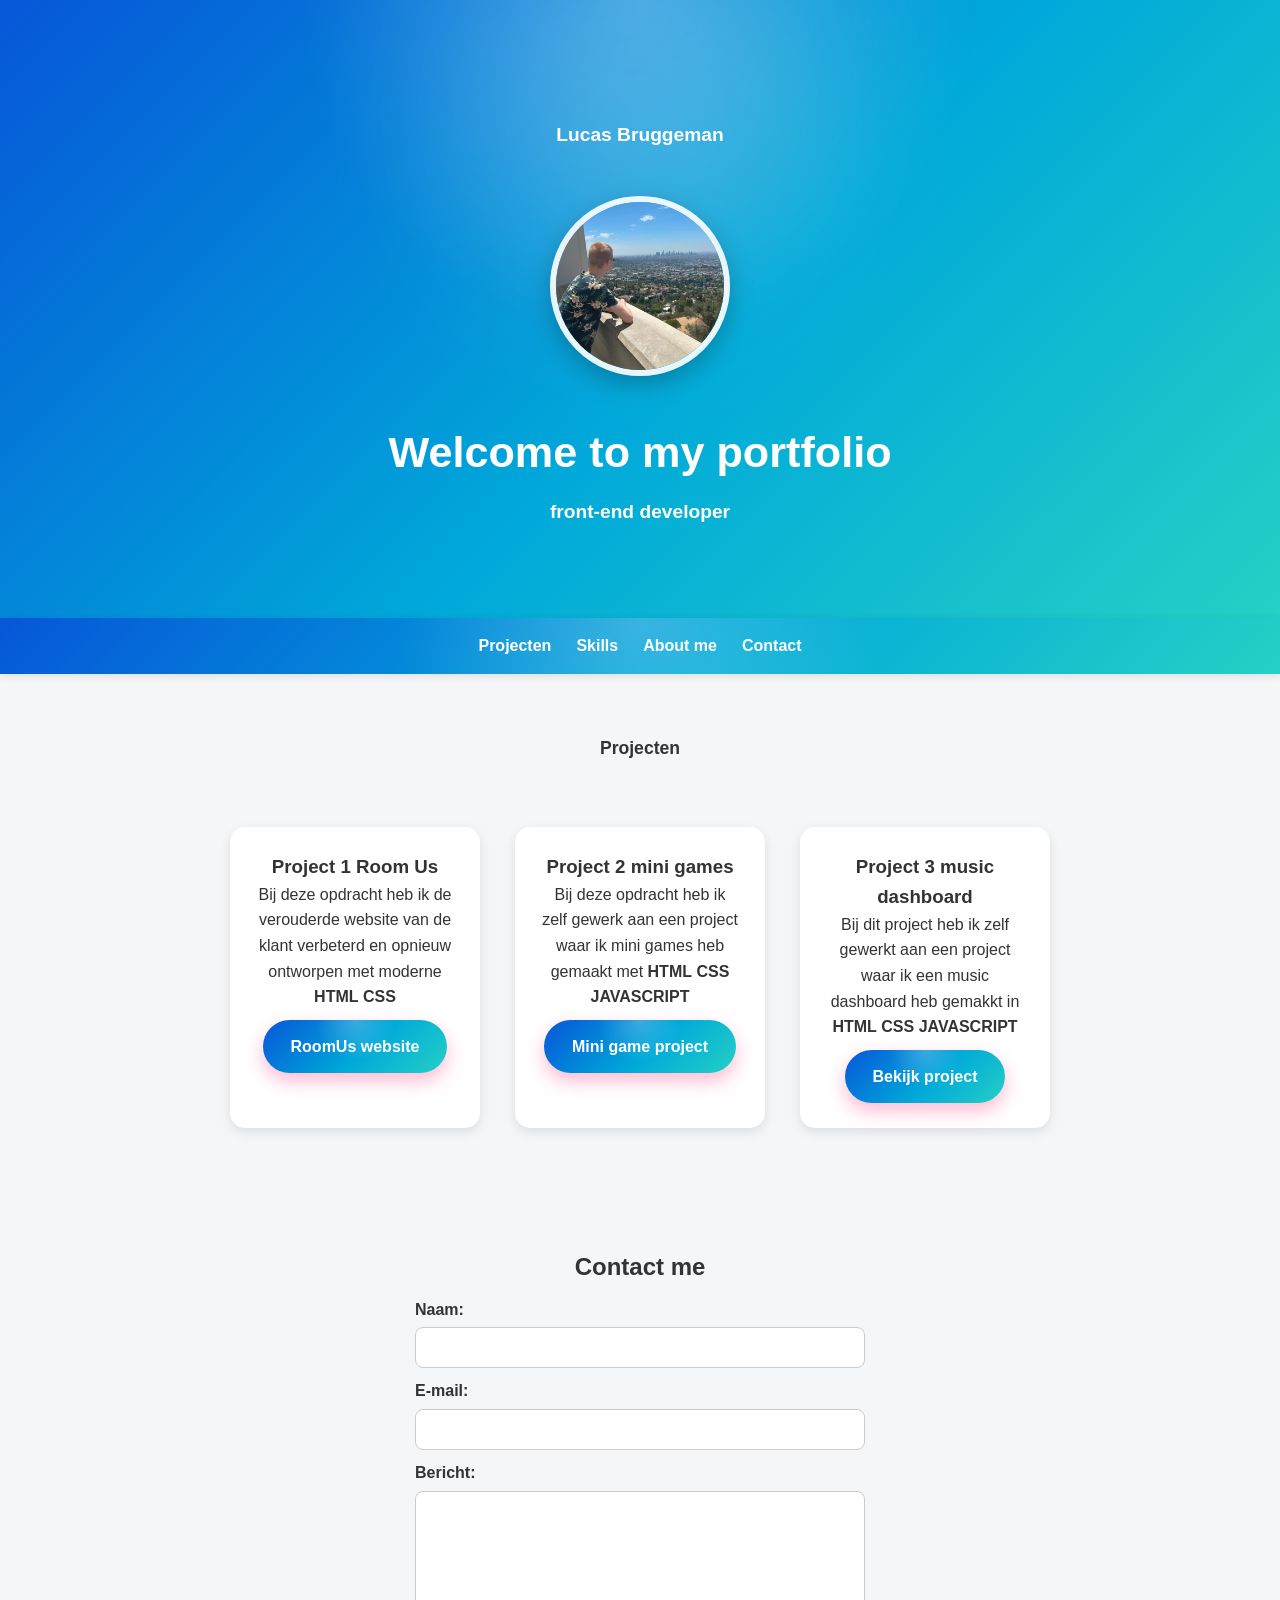
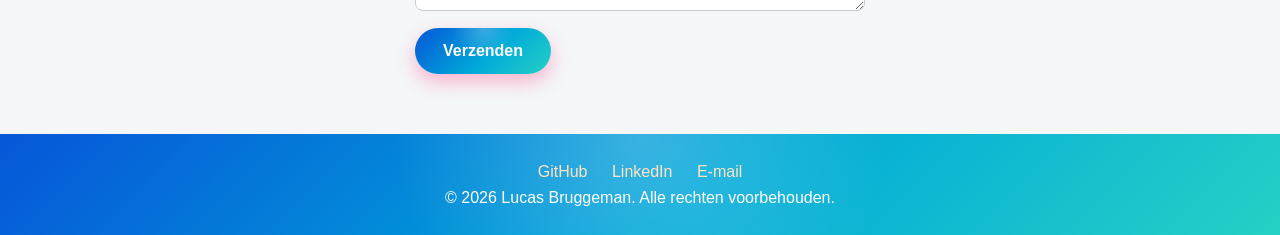
<file: index.html>
<!DOCTYPE html>
<html lang="nl">
<head>
    <meta charset="UTF-8" />
    <meta name="viewport" content="width=device-width, initial-scale=1.0" />
    <title>Lucas Bruggeman  Portfolio</title>
    <link rel="stylesheet" href="style.css" />
</head>

<body>
 


    <header>
        <h1 class="pheader"><strong>Lucas Bruggeman</strong></h1>
          <div class="header-buttons">
   
</div>
        <img src="./foto/WhatsApp Image 2026-09-15 at 11.11.29.jpeg" alt="">
        <h1>Welcome to my portfolio</h1>
        <h2 class="pheader"><strong>front-end developer</strong></h2>
    </header>

    

    <nav>
        <a href="#projecten" target="_blank">Projecten</a>
        <a href="aboutmeskill.html" target="_blank">Skills</a>
        <a href="aboutmeskill.html" target="_blank">About me</a>
        <a href="#contact" target="_blank">Contact</a>
    </nav>

    <section id="projecten" class="cards">
        <h2 class="tekst"><strong>Projecten</strong></h2>

        <div class="card">
            <h3 >Project 1  Room Us</h3>
            <p>
                Bij deze opdracht heb ik de verouderde website van de klant verbeterd
                en opnieuw ontworpen met moderne  <strong>HTML</strong> <strong>CSS</strong> 
            </p>
            <a class="button1" href="./roomus/roomus.html" target="_blank">RoomUs website</a>
        </div>

        <div class="card">
            <h3>Project 2 mini games</h3>
            <p>Bij deze opdracht heb ik zelf gewerk aan een project waar ik mini games heb gemaakt met <strong>HTML</strong> <strong>CSS</strong> <strong>JAVASCRIPT</strong>  </p>
            <a class="button1" href="./project 1/index.html" target="_blank"> Mini game project</a>
        </div>

        <div class="card">
            <h3>Project 3 music dashboard </h3>
            <p>Bij dit project heb ik zelf gewerkt aan een project waar ik een music dashboard heb gemakkt in <strong>HTML</strong> <strong>CSS</strong> <strong>  JAVASCRIPT</strong></p>
            <a class="button1" href="./Music Dashboard/index.html" target="_blank">Bekijk project</a>
        </div>

       
    </section>

    
     


    <section class="contact" id="contact">
        <h2>Contact me</h2>
        <form>
            <label for="name">Naam:</label>
            <input type="text" id="name" name="name" required />

            <label for="email">E-mail:</label>
            <input type="email" id="email" name="email" required />

            <label for="message">Bericht:</label>
            <textarea id="message" name="message" required></textarea>

            <button type="submit" class="button1">Verzenden</button>
        </form>
    </section>

    <footer>
        <a href="https://github.com/luc-b03052008/portfolio">GitHub</a>
        <a href="https://www.linkedin.com/in/lucas-bruggeman-b39a6b413">LinkedIn</a>
        <a href="mailto:38404@ma-web.nl">E-mail</a>
        <p>© 2026 Lucas Bruggeman. Alle rechten voorbehouden.</p>
    </footer>

   
</body>
</html>
</file>
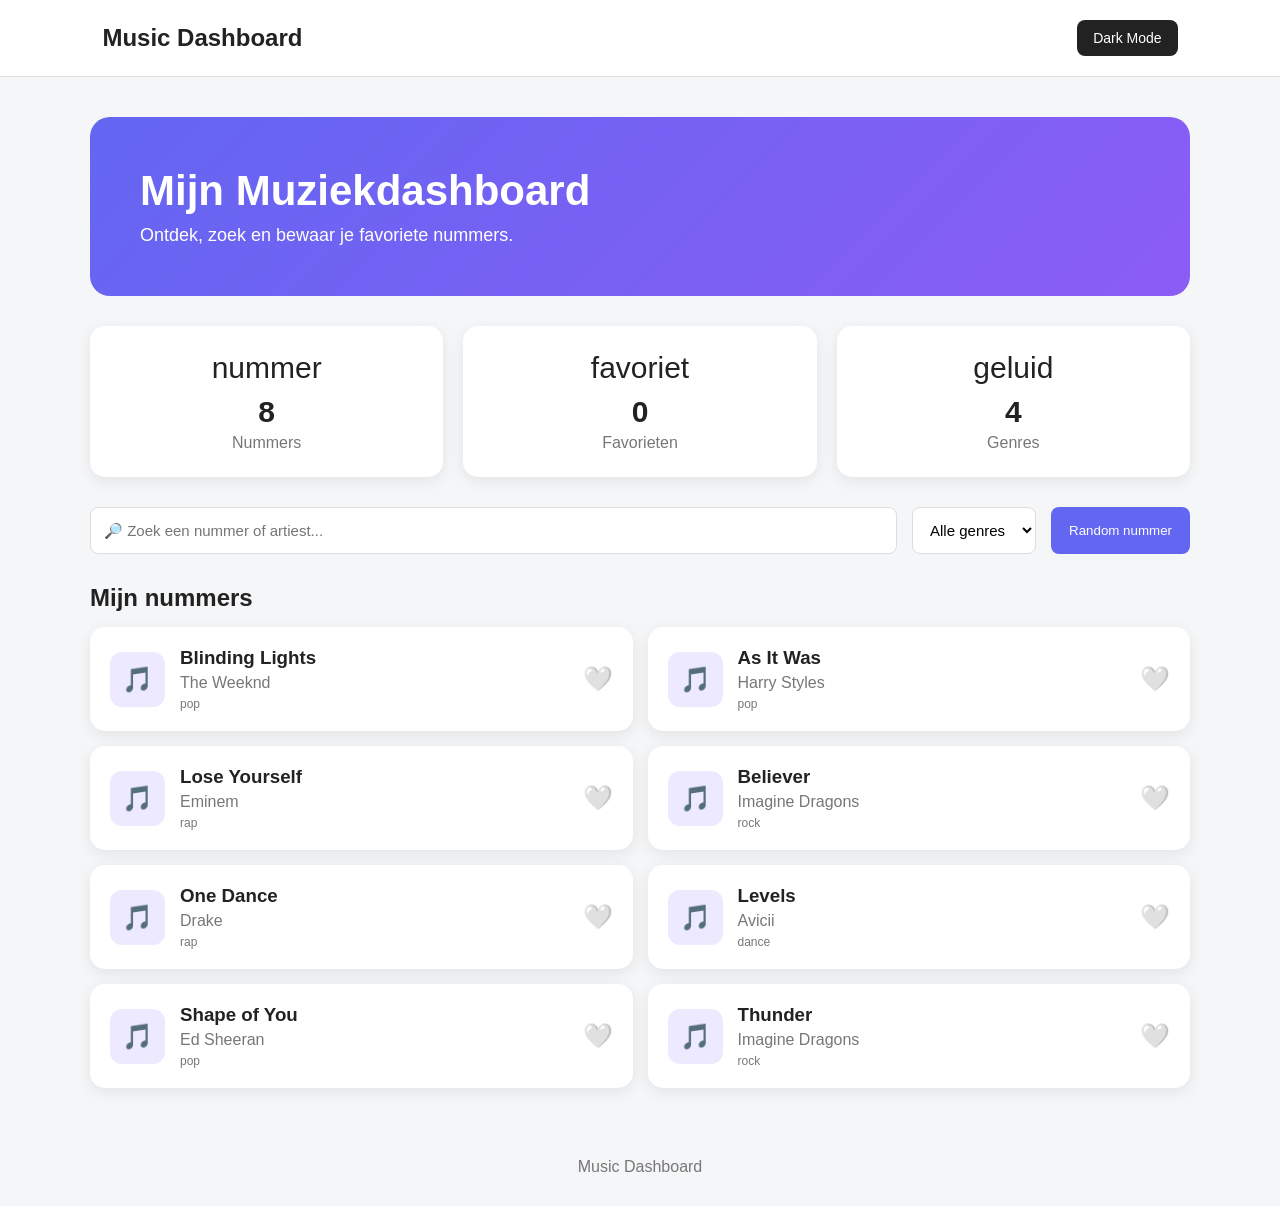
<file: Music Dashboard/index.html>
<!DOCTYPE html>
<html lang="nl">

<head>

    <meta charset="UTF-8">

    <meta name="viewport" content="width=device-width, initial-scale=1.0">

    <title>Music Dashboard</title>

    <link rel="stylesheet" href="style.css">

</head>

<body>

    <header>

        <div class="logo">
             Music Dashboard
        </div>

        <button id="darkmodeBtn">
             Dark Mode
        </button>

    </header>


    <main>

        <section class="hero">

            <h1>
                Mijn Muziekdashboard
            </h1>

            <p>
                Ontdek, zoek en bewaar je favoriete nummers.
            </p>

        </section>


        <section class="stats">

            <div class="stat-card">

                <span>nummer</span>

                <h2 id="songCount">
                    0
                </h2>

                <p>Nummers</p>

            </div>


            <div class="stat-card">

                <span>favoriet</span>

                <h2 id="favoriteCount">
                    0
                </h2>

                <p>Favorieten</p>

            </div>


            <div class="stat-card">

                <span>geluid</span>

                <h2 id="genreCount">
                    0
                </h2>

                <p>Genres</p>

            </div>

        </section>


        <section class="controls">

            <input
                type="text"
                id="searchInput"
                placeholder="🔎 Zoek een nummer of artiest..."
            >


            <select id="genreFilter">

                <option value="all">
                    Alle genres
                </option>

                <option value="pop">
                    Pop
                </option>

                <option value="rap">
                    Rap
                </option>

                <option value="rock">
                    Rock
                </option>

                <option value="dance">
                    Dance
                </option>

            </select>


            <button id="randomBtn">
                 Random nummer
            </button>

        </section>


        <section>

            <h2 class="section-title">
                Mijn nummers
            </h2>


            <div id="songList" class="song-list">

                

            </div>

        </section>

    </main>


    <footer>

        <p>
             Music Dashboard
        </p>

    </footer>


    <script src="script.js"></script>

</body>

</html>
</file>
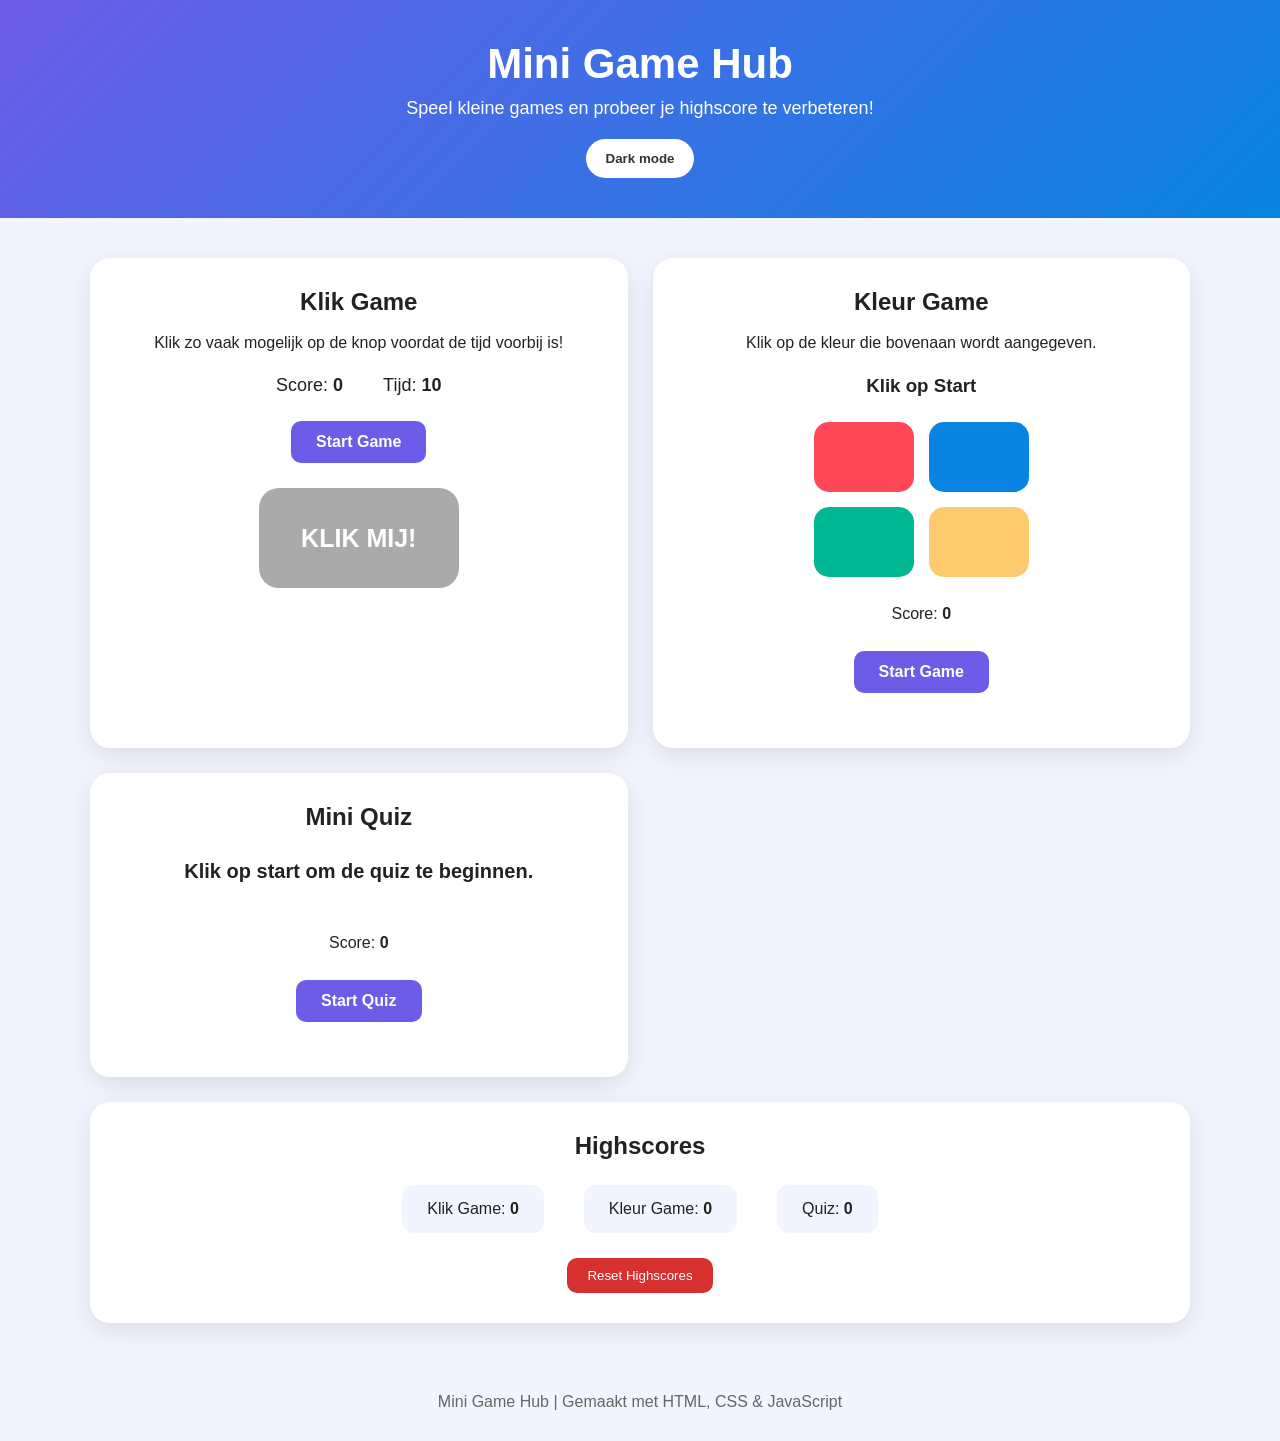
<file: project 1/index.html>
<!DOCTYPE html>
<html lang="nl">
<head>
    <meta charset="UTF-8">
    <meta name="viewport" content="width=device-width, initial-scale=1.0">

    <title>Mini Game Hub</title>

    <link rel="stylesheet" href="style.css">
</head>
<body>

    <header class="header">
        <h1> Mini Game Hub</h1>
        <p>Speel kleine games en probeer je highscore te verbeteren!</p>

        <button id="darkModeButton"> Dark mode</button>
    </header>

    <main class="container">

        
        <section class="game-card">
            <h2> Klik Game</h2>

            <p>
                Klik zo vaak mogelijk op de knop voordat de tijd voorbij is!
            </p>

            <div class="game-info">
                <span>Score: <strong id="clickScore">0</strong></span>
                <span>Tijd: <strong id="clickTime">10</strong></span>
            </div>

            <button id="startClickGame" class="main-button">
                Start Game
            </button>

            <button id="clickButton" class="click-button" disabled>
                KLIK MIJ!
            </button>

            <p id="clickMessage"></p>
        </section>


        
        <section class="game-card">
            <h2> Kleur Game</h2>

            <p>
                Klik op de kleur die bovenaan wordt aangegeven.
            </p>

            <h3 id="colorQuestion">Klik op Start</h3>

            <div class="color-buttons">
                <button class="color-button" data-color="rood"></button>
                <button class="color-button" data-color="blauw"></button>
                <button class="color-button" data-color="groen"></button>
                <button class="color-button" data-color="geel"></button>
            </div>

            <p>Score: <strong id="colorScore">0</strong></p>

            <button id="startColorGame" class="main-button">
                Start Game
            </button>

            <p id="colorMessage"></p>
        </section>


       
        <section class="game-card quiz-card">
            <h2> Mini Quiz</h2>

            <p id="quizQuestion">
                Klik op start om de quiz te beginnen.
            </p>

            <div id="quizAnswers"></div>

            <p>
                Score: <strong id="quizScore">0</strong>
            </p>

            <button id="startQuiz" class="main-button">
                Start Quiz
            </button>

            <p id="quizMessage"></p>
        </section>


        
        <section class="highscore-card">
            <h2> Highscores</h2>

            <div class="highscores">
                <p>
                     Klik Game:
                    <strong id="clickHighscore">0</strong>
                </p>

                <p>
                     Kleur Game:
                    <strong id="colorHighscore">0</strong>
                </p>

                <p>
                     Quiz:
                    <strong id="quizHighscore">0</strong>
                </p>
            </div>

            <button id="resetScores" class="reset-button">
                Reset Highscores
            </button>
        </section>

    </main>

    <footer>
        <p> Mini Game Hub | Gemaakt met HTML, CSS & JavaScript</p>
    </footer>

    <script src="script.js"></script>
</body>
</html>
</file>
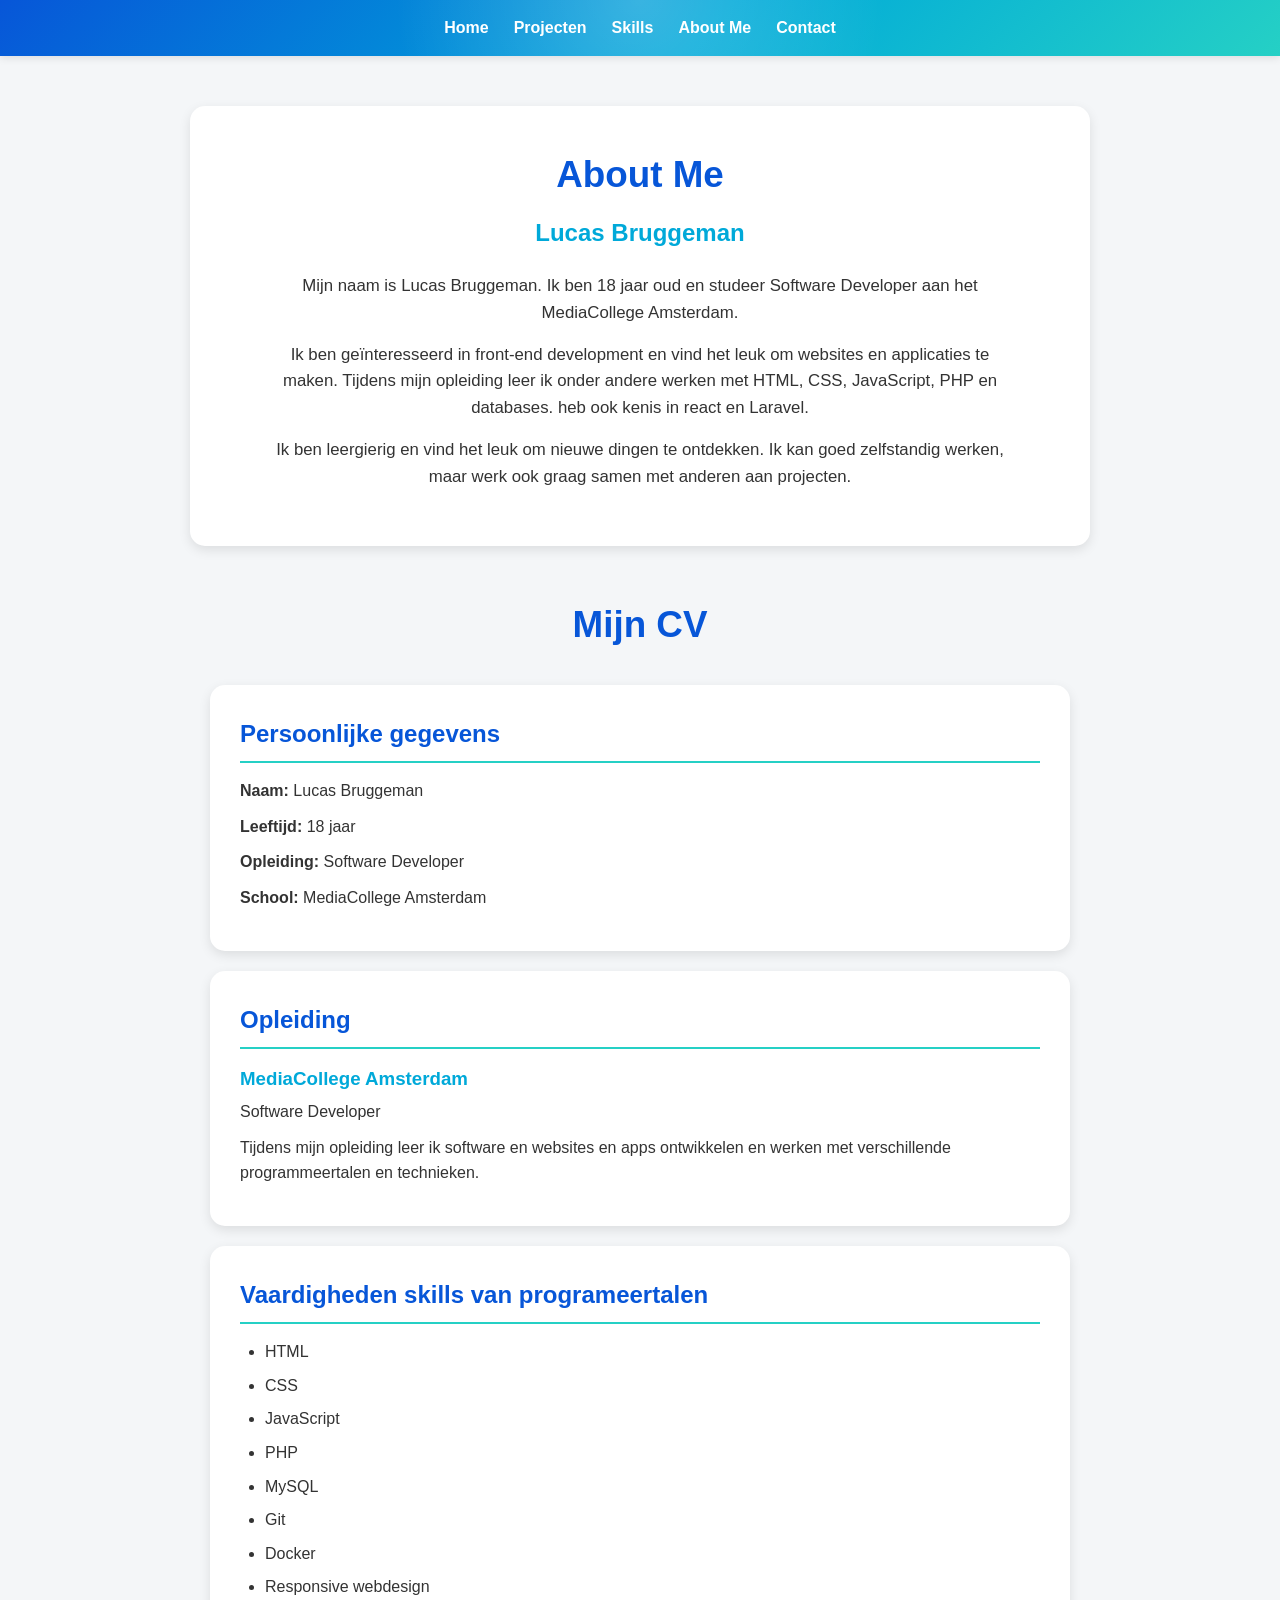
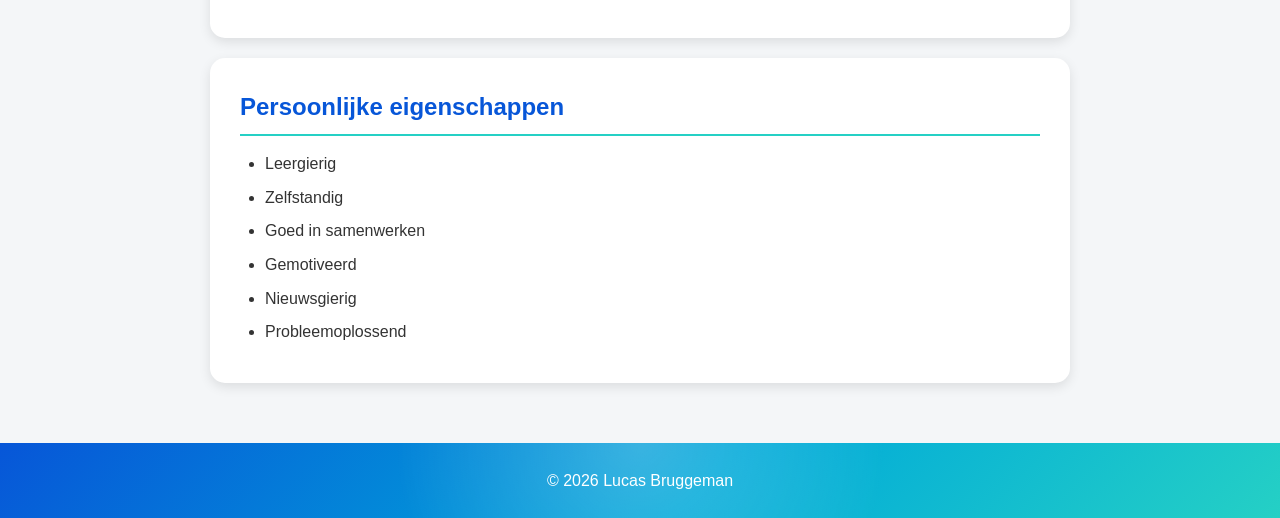
<file: aboutmeskill.html>
<!DOCTYPE html>
<html lang="nl">

<head>

    <meta charset="UTF-8">

    <meta name="viewport" content="width=device-width, initial-scale=1.0">

    <title>About Me | Lucas Bruggeman</title>

    <link rel="stylesheet" href="aboutme.css">

</head>


<body>

  
    <nav>

        <a href="index.html">Home</a>

        <a href="index.html#projecten">Projecten</a>

        <a href="index.html#skills">Skills</a>

        <a href="aboutme.html">About Me</a>

        <a href="index.html#contact">Contact</a>

    </nav>


   
    <section class="about">

        <h1>About Me</h1>

        <h2>Lucas Bruggeman</h2>

        <p>
            Mijn naam is Lucas Bruggeman. Ik ben 18 jaar oud en
            studeer Software Developer aan het MediaCollege Amsterdam.
        </p>

        <p>
            Ik ben geïnteresseerd in front-end development en vind het
            leuk om websites en applicaties te maken. Tijdens mijn
            opleiding leer ik onder andere werken met HTML, CSS,
            JavaScript, PHP en databases. heb ook kenis in react en Laravel.
        </p>

        <p>
            Ik ben leergierig en vind het leuk om nieuwe dingen te
            ontdekken. Ik kan goed zelfstandig werken, maar werk ook
            graag samen met anderen aan projecten.
        </p>

    </section>


    
    <section class="cv">

        <h1>Mijn CV</h1>


        
        <div class="cv-block">

            <h2>Persoonlijke gegevens</h2>

            <p><strong>Naam:</strong> Lucas Bruggeman</p>

            <p><strong>Leeftijd:</strong> 18 jaar</p>

            <p><strong>Opleiding:</strong> Software Developer</p>

            <p><strong>School:</strong> MediaCollege Amsterdam</p>

        </div>


        
        <div class="cv-block">

            <h2>Opleiding</h2>

            <h3>MediaCollege Amsterdam</h3>

            <p>
                Software Developer
            </p>

            <p>
                Tijdens mijn opleiding leer ik software en websites en apps
                ontwikkelen  en werken met verschillende programmeertalen
                en technieken.
            </p>

        </div>


        
        <div class="cv-block">

            <h2>Vaardigheden skills van programeertalen</h2>

            <ul>

                <li>HTML</li>

                <li>CSS</li>

                <li>JavaScript</li>

                <li>PHP</li>

                <li>MySQL</li>

                <li>Git</li>

                <li>Docker</li>

                <li>Responsive webdesign</li>

            </ul>

        </div>


        
        <div class="cv-block">

            <h2>Persoonlijke eigenschappen</h2>

            <ul>

                <li>Leergierig</li>

                <li>Zelfstandig</li>

                <li>Goed in samenwerken</li>

                <li>Gemotiveerd</li>

                <li>Nieuwsgierig</li>

                <li>Probleemoplossend</li>

            </ul>

        </div>



    </section>


   
    <footer>

        <p>
            © 2026 Lucas Bruggeman
        </p>

    </footer>

</body>

</html>
</file>
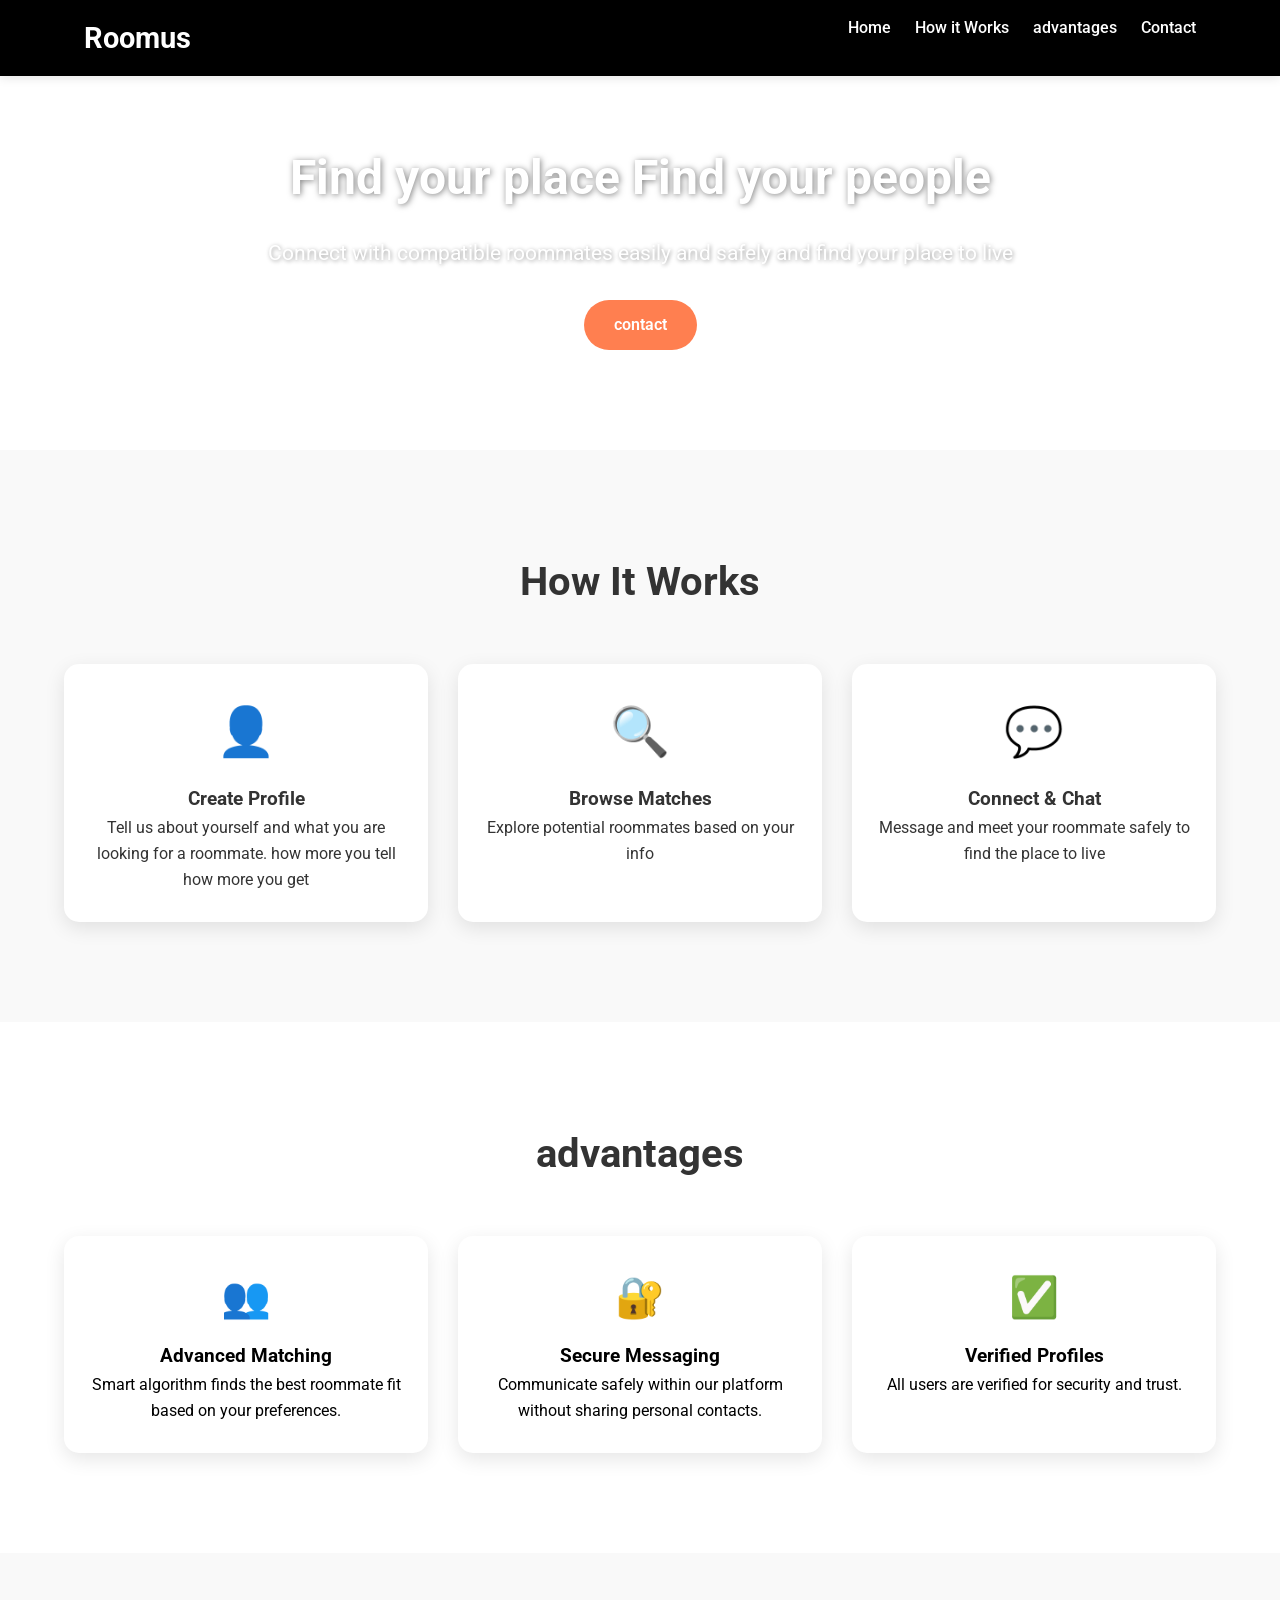
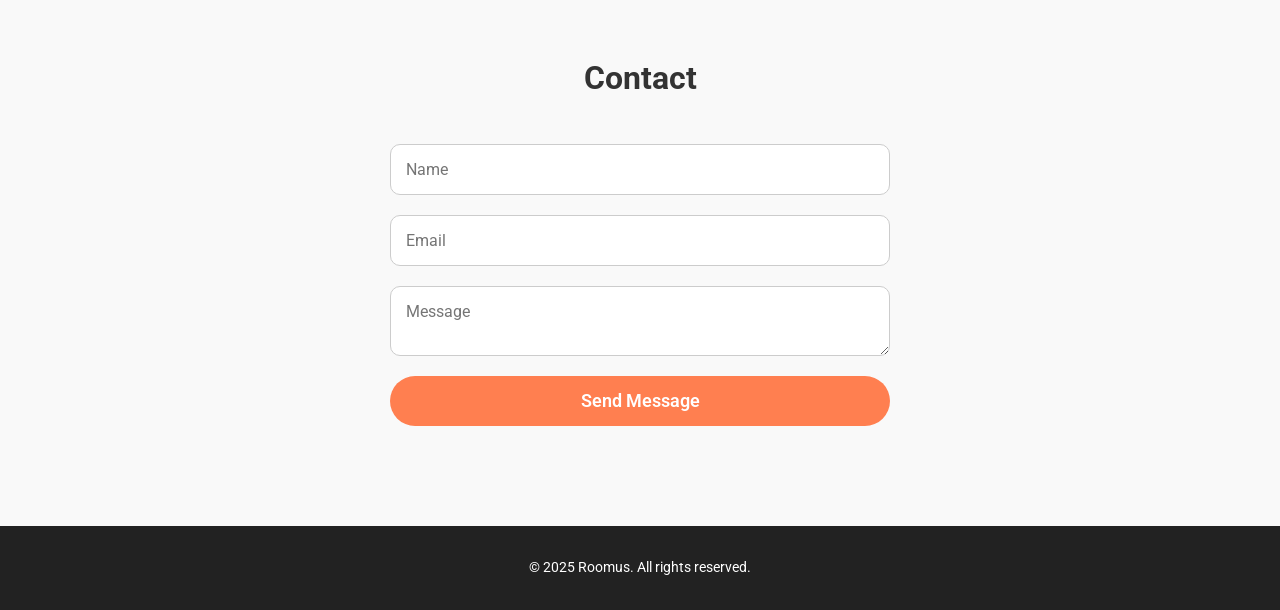
<file: roomus/roomus.html>
<!DOCTYPE html>
<html lang="en">
<head>
    <meta charset="UTF-8">
    <meta name="viewport" content="width=device-width, initial-scale=1.0">
    <title>Roomus - Find your place.
Find your people. </title>
    <link rel="stylesheet" href="style.css">
    <link href="https://fonts.googleapis.com/css2?family=Roboto:wght@400;700&display=swap" rel="stylesheet">
    <link href="">
</head>
<body>

    <header>
        <div class="container header-container">
            <h1>Roomus</h1>
            <nav>
                <ul>
                    <li><a href="#home">Home</a></li>
                    <li><a href="#how-it-works">How it Works</a></li>
                    <li><a href="#features">advantages</a></li>
                    <li><a href="#contact">Contact</a></li>
                </ul>
            </nav>
        </div>
    </header>

    
    <section id="home" class="hero">
        <div class="container hero-content">
            <h2>Find your place  Find your people </h2>
            <p>Connect with compatible roommates easily and safely and find your place to live</p>
            <a href="#contact" class="btn">contact </a>
        </div>
    </section>

    
    <section id="how-it-works" class="how-it-works">
        <div class="container">
            <h2>How It Works</h2>
            <div class="steps">
                <div class="step">
                    <div class="icon">👤</div>
                    <h3>Create Profile</h3>
                    <p>Tell us about yourself and what you are looking for a  roommate. how more you tell how more you get  </p>
                </div>
                <div class="step">
                    <div class="icon">🔍</div>
                    <h3>Browse Matches</h3>
                    <p>Explore potential roommates based on your info</p>
                </div>
                <div class="step">
                    <div class="icon">💬</div>
                    <h3>Connect & Chat</h3>
                    <p>Message and meet your  roommate safely to find the place to live </p>
                </div>
            </div>
        </div>
    </section>

 
    <section id="features" class="features">
        <div class="container">
    <h2>advantages</h2>
    <div class="cards">
        <div class="card">
            <div class="icon">👥</div>
            <i class="fa-solid fa-person"></i>
            <h3>Advanced Matching</h3>
            <p>Smart algorithm finds the best roommate fit based on your preferences.</p>
        </div>

        <div class="card">
            <div class="icon">🔐</div>
            <h3>Secure Messaging</h3>
            <p>Communicate safely within our platform without sharing personal contacts.</p>
        </div>

        <div class="card">
            <div class="icon">✅</div>
            <h3>Verified Profiles</h3>
            <p>All users are verified for security and trust.</p>
    <!DOCTYPE html>
<html lang="nl">
<head>
    <meta charset="UTF-8">
    <meta name="viewport" content="width=device-width, initial-scale=1.0">
    <title>Roomus Foto's</title>
    <link rel="stylesheet" href="style.css">
</head>
<body>

   

</body>
</html>

    </div>
</div>

    </section>

    

    <section id="contact" class="contact">
        <div class="container">
            <h2>Contact</h2>
            <form>
                <input type="text" placeholder="Name" required>
                <input type="email" placeholder="Email" required>
                <textarea placeholder="Message" required></textarea>
                <button type="submit">Send Message</button>
            </form>
        </div>
    </section>

    <footer>
        <div class="container">
            <p>&copy; 2025 Roomus. All rights reserved.</p>
        </div>
    </footer>

</body>
</html>
</file>
<file: style.css>
* {
    margin: 0;
    padding: 0;
    box-sizing: border-box;
    font-family: Arial, Helvetica, sans-serif;
}

body {
    background-color: #f4f6f8;
    color: #333;
    line-height: 1.6;
}


header {
    background: radial-gradient(circle at 50% 0%, rgba(255, 255, 255, 0.22), transparent 38%), linear-gradient(135deg, #0756d8, #00a9d9 55%, #25d0c5);
    color: white;
    text-align: center;
    padding: 110px 20px 90px;
    
    box-shadow: 0 14px 35px rgba(0, 73, 150, 0.22);
    position: relative;
    overflow: hidden;
}


header img {
    width: 180px;
    height: 180px;
    object-fit: cover;
    border-radius: 50%;
    border: 6px solid rgba(255, 255, 255, 0.9);
    box-shadow: 0 8px 25px rgba(0, 0, 0, 0.25);
    margin: 25px 0;
    transition: transform 0.3s ease;
}

header img:hover {
    transform: scale(1.06);
}


.header-buttons {
    display: flex;
    justify-content: center;
    gap: 15px;
    margin-top: 20px;
}

.header-buttons button {
    padding: 10px 18px;
    border-radius: 999px;
    border: none;
    background: white;
    color: #0077ff;
    font-weight: bold;
    cursor: pointer;
    transition: 0.2s;
}

.header-buttons button:hover {
    background: #e6f0ff;
}



.darkmode {
    background-color: #121212;
    color: #e6e6e6;
}

.darkmode header {
    background: linear-gradient(135deg, #222, #444);
    color: white;
}

.darkmode nav {
    background-color: #1e1e1e;
}

.darkmode nav a {
    color: #00aaff;
}

.darkmode nav a:hover {
    color: #66d0ff;
}

.darkmode .card {
    background-color: #1e1e1e;
    color: #e6e6e6;
}

.darkmode .contact {
    color: #e6e6e6;
}

.darkmode form input,
.darkmode form textarea {
    background-color: #222;
    color: white;
    border: 1px solid #555;
}

.darkmode form input::placeholder,
.darkmode form textarea::placeholder {
    color: #aaa;
}

.darkmode footer {
    background-color: #000;
}

.darkmode footer a {
    color: #00aaff;
}




.darkmode .header-buttons button {
    background-color: #222;
    color: white;
}

.darkmode .header-buttons button:hover {
    background-color: #333;
}



header::after {
    content: "";
    position: absolute;
    top: -60px;
    left: 50%;
    transform: translateX(-50%);
    width: 350px;
    height: 350px;
    background: rgba(255, 255, 255, 0.15);
    filter: blur(90px);
    border-radius: 50%;
    animation: headerGlow 6s infinite alternate ease-in-out;
}

@keyframes headerGlow {
    0% { transform: translateX(-50%) translateY(0); }
    100% { transform: translateX(-50%) translateY(40px); }
}

header h1 {
    font-size: 2.7rem;
    font-weight: 700;
    margin: 10px 0;
}

.pheader {
    font-size: 1.2rem;
    font-weight: 500;
}



nav {
    position: sticky;
    top: 0;
    z-index: 1000;
    display: flex;
    justify-content: center;
    background: radial-gradient(circle at 50% 0%, rgba(255, 255, 255, 0.22), transparent 38%), linear-gradient(135deg, #0756d8, #00a9d9 55%, #25d0c5);
    padding: 15px;
    gap: 25px;
    box-shadow: 0 2px 8px rgba(0, 0, 0, 0.1);
}

nav a {
    text-decoration: none;
    color: white;
    font-weight: bold;
    transition: 0.2s;
}

nav a:hover {
    color: #0056b3;
}


section {
    padding: 60px 20px;
    text-align: center;
}

.tekst {
    display: block;
    text-align: center;
    margin: 0 auto 30px;
    color: #333;
    font-size: 1.1rem;
}

h2.tekst {
    width: 100%;
}

.cards {
    display: flex;
    justify-content: center;
    gap: 35px;
    flex-wrap: wrap;
}

.card {
    background: white;
    padding: 25px;
    width: 250px;
    border-radius: 15px;
    box-shadow: 0 4px 12px rgba(0, 0, 0, 0.1);
    transition: 0.3s;
}

.card:hover {
    transform: translateY(-10px);
}




.button1 {
    display: inline-block;
    padding: 14px 28px;
    border: none;
    border-radius: 999px;
    background: radial-gradient(circle at 50% 0%, rgba(255, 255, 255, 0.22), transparent 38%), linear-gradient(135deg, #0756d8, #00a9d9 55%, #25d0c5);
    color: #fff;
    font-size: 1rem;
    font-weight: bold;
    text-decoration: none;
    cursor: pointer;
    box-shadow: 0 8px 18px rgba(255, 61, 129, 0.35);
    transition: transform 0.2s ease, box-shadow 0.2s ease;
    margin-top: 10px;
}

.button1:hover {
    transform: translateY(-3px) scale(1.03);
    box-shadow: 0 12px 24px rgba(255, 61, 129, 0.45);
}

.button1:active {
    transform: translateY(0) scale(0.98);
}



form {
    max-width: 450px;
    margin: auto;
    text-align: left;
}

form label {
    font-weight: bold;
    margin-top: 10px;
    display: block;
}

form input,
form textarea {
    width: 100%;
    padding: 12px;
    margin-top: 5px;
    border-radius: 8px;
    border: 1px solid #ccc;
}

form textarea {
    height: 120px;
}


footer {
    background: radial-gradient(circle at 50% 0%, rgba(255, 255, 255, 0.22), transparent 38%), linear-gradient(135deg, #0756d8, #00a9d9 55%, #25d0c5);
    color: white;
    text-align: center;
    padding: 25px;
}

footer a {
    color: bisque;
    margin: 0 10px;
    text-decoration: none;
}

footer a:hover {
    color: #66d0ff;
}
</file>
<file: Music Dashboard/style.css>
* {
    margin: 0;
    padding: 0;
    box-sizing: border-box;
}

body {
    font-family: Arial, sans-serif;
    background-color: #f4f6f8;
    color: #222;
    transition: 0.3s;
}




header {
    background-color: #ffffff;
    padding: 20px 8%;

    display: flex;
    justify-content: space-between;
    align-items: center;

    border-bottom: 1px solid #ddd;
}

.logo {
    font-size: 24px;
    font-weight: bold;
}




#darkmodeBtn {
    border: none;
    background-color: #222;
    color: white;

    padding: 10px 16px;

    border-radius: 8px;

    cursor: pointer;

    font-size: 14px;
}

#darkmodeBtn:hover {
    background-color: #444;
}




main {
    width: 90%;
    max-width: 1100px;

    margin: 40px auto;
}




.hero {
    background: linear-gradient(135deg, #6366f1, #8b5cf6);

    color: white;

    padding: 50px;

    border-radius: 20px;

    margin-bottom: 30px;
}

.hero h1 {
    font-size: 42px;
    margin-bottom: 10px;
}

.hero p {
    font-size: 18px;
}




.stats {
    display: grid;

    grid-template-columns: repeat(3, 1fr);

    gap: 20px;

    margin-bottom: 30px;
}

.stat-card {
    background-color: white;

    padding: 25px;

    border-radius: 15px;

    text-align: center;

    box-shadow: 0 4px 15px rgba(0, 0, 0, 0.08);
}

.stat-card span {
    font-size: 30px;
}

.stat-card h2 {
    font-size: 30px;

    margin: 10px 0 5px;
}

.stat-card p {
    color: #777;
}




.controls {
    display: flex;

    gap: 15px;

    margin-bottom: 30px;
}

.controls input,
.controls select {
    padding: 13px;

    border: 1px solid #ddd;

    border-radius: 8px;

    font-size: 15px;

    background-color: white;
}

.controls input {
    flex: 1;
}

.controls button {
    border: none;

    background-color: #6366f1;

    color: white;

    padding: 13px 18px;

    border-radius: 8px;

    cursor: pointer;
}

.controls button:hover {
    background-color: #4f46e5;
}




.section-title {
    margin-bottom: 15px;
}




.song-list {
    display: grid;

    grid-template-columns: repeat(2, 1fr);

    gap: 15px;
}

.song {
    background-color: white;

    padding: 20px;

    border-radius: 15px;

    display: flex;

    align-items: center;

    gap: 15px;

    box-shadow: 0 4px 15px rgba(0, 0, 0, 0.08);

    transition: 0.2s;
}

.song:hover {
    transform: translateY(-3px);
}

.song-icon {
    width: 55px;
    height: 55px;

    background-color: #ede9fe;

    border-radius: 12px;

    display: flex;

    justify-content: center;
    align-items: center;

    font-size: 25px;
}

.song-info {
    flex: 1;
}

.song-info h3 {
    margin-bottom: 5px;
}

.song-info p {
    color: #777;
}

.song-genre {
    font-size: 12px;

    color: #6366f1;

    margin-top: 5px;
}




.favorite-btn {
    border: none;

    background: none;

    font-size: 24px;

    cursor: pointer;
}




footer {
    text-align: center;

    padding: 30px;

    color: #777;
}




body.dark {
    background-color: #18181b;

    color: white;
}

body.dark header {
    background-color: #27272a;

    border-color: #3f3f46;
}

body.dark .stat-card,
body.dark .song {
    background-color: #27272a;
}

body.dark .controls input,
body.dark .controls select {
    background-color: #27272a;

    color: white;

    border-color: #3f3f46;
}

body.dark .stat-card p,
body.dark .song-info p,
body.dark footer {
    color: #aaa;
}



@media (max-width: 700px) {

    header {
        padding: 15px;
    }

    .logo {
        font-size: 20px;
    }

    main {
        width: 95%;
    }

    .hero {
        padding: 30px;
    }

    .hero h1 {
        font-size: 32px;
    }

    .stats {
        grid-template-columns: 1fr;
    }

    .controls {
        flex-direction: column;
    }

    .song-list {
        grid-template-columns: 1fr;
    }

}
</file>
<file: project 1/style.css>
* {
    box-sizing: border-box;
    margin: 0;
    padding: 0;
}

body {
    font-family: Arial, sans-serif;
    background: #f2f5ff;
    color: #222;
    min-height: 100vh;
    transition: 0.3s;
}



.header {
    text-align: center;
    padding: 40px 20px;
    background: linear-gradient(135deg, #6c5ce7, #0984e3);
    color: white;
}

.header h1 {
    font-size: 42px;
    margin-bottom: 10px;
}

.header p {
    font-size: 18px;
    margin-bottom: 20px;
}

#darkModeButton {
    border: none;
    padding: 12px 20px;
    border-radius: 25px;
    cursor: pointer;
    background: white;
    color: #333;
    font-weight: bold;
}

#darkModeButton:hover {
    transform: scale(1.05);
}




.container {
    width: 90%;
    max-width: 1100px;
    margin: 40px auto;

    display: grid;
    grid-template-columns: repeat(2, 1fr);
    gap: 25px;
}




.game-card,
.highscore-card {
    background: white;
    padding: 30px;
    border-radius: 20px;
    box-shadow: 0 8px 25px rgba(0, 0, 0, 0.1);
    text-align: center;
}

.game-card h2,
.highscore-card h2 {
    margin-bottom: 15px;
}

.game-card p {
    margin-bottom: 20px;
    line-height: 1.5;
}




.main-button {
    background: #6c5ce7;
    color: white;
    border: none;
    padding: 12px 25px;
    border-radius: 10px;
    font-size: 16px;
    font-weight: bold;
    cursor: pointer;
    margin: 5px;
}

.main-button:hover {
    background: #5849c7;
    transform: translateY(-2px);
}




.game-info {
    display: flex;
    justify-content: center;
    gap: 40px;
    margin: 20px 0;
    font-size: 18px;
}

.click-button {
    display: block;
    width: 200px;
    height: 100px;
    margin: 20px auto;

    border: none;
    border-radius: 20px;

    background: #ff4757;
    color: white;

    font-size: 25px;
    font-weight: bold;

    cursor: pointer;
}

.click-button:hover:not(:disabled) {
    background: #e8414f;
    transform: scale(1.05);
}

.click-button:disabled {
    background: #aaa;
    cursor: not-allowed;
}




.color-buttons {
    display: grid;
    grid-template-columns: repeat(2, 100px);
    justify-content: center;
    gap: 15px;
    margin: 25px 0;
}

.color-button {
    width: 100px;
    height: 70px;
    border: none;
    border-radius: 15px;
    cursor: pointer;
    transition: 0.2s;
}

.color-button:hover {
    transform: scale(1.08);
}

.color-button[data-color="rood"] {
    background: #ff4757;
}

.color-button[data-color="blauw"] {
    background: #0984e3;
}

.color-button[data-color="groen"] {
    background: #00b894;
}

.color-button[data-color="geel"] {
    background: #fdcb6e;
}




.quiz-card {
    min-height: 300px;
}

#quizQuestion {
    font-size: 20px;
    font-weight: bold;
    margin: 25px 0;
}

#quizAnswers {
    display: flex;
    flex-direction: column;
    gap: 10px;
    max-width: 400px;
    margin: 0 auto 20px;
}

.answer-button {
    border: 2px solid #6c5ce7;
    background: white;
    padding: 12px;
    border-radius: 10px;
    cursor: pointer;
    font-size: 16px;
}

.answer-button:hover {
    background: #6c5ce7;
    color: white;
}




.highscore-card {
    grid-column: 1 / -1;
}

.highscores {
    display: flex;
    justify-content: center;
    gap: 40px;
    margin: 25px 0;
    flex-wrap: wrap;
}

.highscores p {
    background: #f2f5ff;
    padding: 15px 25px;
    border-radius: 12px;
}

.reset-button {
    background: #d63031;
    color: white;
    border: none;
    padding: 10px 20px;
    border-radius: 10px;
    cursor: pointer;
}

.reset-button:hover {
    background: #b52525;
}




footer {
    text-align: center;
    padding: 30px;
    color: #666;
}




body.dark {
    background: #181824;
    color: white;
}

body.dark .game-card,
body.dark .highscore-card {
    background: #252538;
    box-shadow: 0 8px 25px rgba(0, 0, 0, 0.4);
}

body.dark .answer-button {
    background: #252538;
    color: white;
}

body.dark .answer-button:hover {
    background: #6c5ce7;
}

body.dark .highscores p {
    background: #181824;
}

body.dark footer {
    color: #aaa;
}




@media (max-width: 750px) {

    .container {
        grid-template-columns: 1fr;
    }

    .header h1 {
        font-size: 32px;
    }

    .highscore-card {
        grid-column: auto;
    }

    .highscores {
        flex-direction: column;
        gap: 10px;
    }
}
</file>
<file: aboutme.css>
* {
    margin: 0;
    padding: 0;
    box-sizing: border-box;
    font-family: Arial, Helvetica, sans-serif;
}

body {
    background-color: #f4f6f8;
    color: #333;
    line-height: 1.6;
}




header {
    background: radial-gradient(
        circle at 50% 0%,
        rgba(255, 255, 255, 0.22),
        transparent 38%
    ),
    linear-gradient(
        135deg,
        #0756d8,
        #00a9d9 55%,
        #25d0c5
    );

    color: white;

    text-align: center;

    padding: 80px 20px;

    box-shadow: 0 14px 35px rgba(0, 73, 150, 0.22);

    position: relative;

    overflow: hidden;
}

header h1 {
    font-size: 2.7rem;

    font-weight: 700;

    margin-bottom: 10px;
}

header p {
    font-size: 1.2rem;

    font-weight: 500;
}



header::after {
    content: "";

    position: absolute;

    top: -60px;
    left: 50%;

    transform: translateX(-50%);

    width: 350px;
    height: 350px;

    background: rgba(255, 255, 255, 0.15);

    filter: blur(90px);

    border-radius: 50%;

    animation: headerGlow 6s infinite alternate ease-in-out;
}

@keyframes headerGlow {

    0% {
        transform: translateX(-50%) translateY(0);
    }

    100% {
        transform: translateX(-50%) translateY(40px);
    }

}




nav {
    position: sticky;

    top: 0;

    z-index: 1000;

    display: flex;

    justify-content: center;

    background: radial-gradient(
        circle at 50% 0%,
        rgba(255, 255, 255, 0.22),
        transparent 38%
    ),
    linear-gradient(
        135deg,
        #0756d8,
        #00a9d9 55%,
        #25d0c5
    );

    padding: 15px;

    gap: 25px;

    box-shadow: 0 2px 8px rgba(0, 0, 0, 0.1);
}

nav a {
    text-decoration: none;

    color: white;

    font-weight: bold;

    transition: 0.2s;
}

nav a:hover {
    color: #0056b3;
}




section {
    padding: 60px 20px;

    text-align: center;
}



.about {
    max-width: 900px;

    margin: 50px auto;

    padding: 40px;

    background-color: white;

    border-radius: 15px;

    box-shadow: 0 4px 12px rgba(0, 0, 0, 0.1);
}

.about h1 {
    color: #0756d8;

    font-size: 2.3rem;

    margin-bottom: 10px;
}

.about h2 {
    color: #00a9d9;

    margin-bottom: 20px;
}

.about p {
    max-width: 750px;

    margin: 0 auto 15px;

    font-size: 1.05rem;
}




.cv {
    max-width: 900px;

    margin: 0 auto 60px;

    padding: 0 20px;
}

.cv > h1 {
    color: #0756d8;

    font-size: 2.3rem;

    margin-bottom: 30px;
}



.cv-block {
    background-color: white;

    padding: 30px;

    margin-bottom: 20px;

    border-radius: 15px;

    text-align: left;

    box-shadow: 0 4px 12px rgba(0, 0, 0, 0.1);

    transition: 0.3s;
}

.cv-block:hover {
    transform: translateY(-5px);

    box-shadow: 0 8px 20px rgba(0, 0, 0, 0.12);
}

.cv-block h2 {
    color: #0756d8;

    margin-bottom: 15px;

    border-bottom: 2px solid #25d0c5;

    padding-bottom: 8px;
}

.cv-block h3 {
    color: #00a9d9;

    margin-bottom: 5px;
}

.cv-block p {
    margin-bottom: 10px;
}




.cv-block ul {
    padding-left: 25px;
}

.cv-block li {
    margin-bottom: 8px;
}




.stage {
    border-left: 5px solid #00a9d9;
}

.stage h2 {
    border-bottom: none;
}




.button1 {
    display: inline-block;

    padding: 14px 28px;

    border: none;

    border-radius: 999px;

    background: radial-gradient(
        circle at 50% 0%,
        rgba(255, 255, 255, 0.22),
        transparent 38%
    ),
    linear-gradient(
        135deg,
        #0756d8,
        #00a9d9 55%,
        #25d0c5
    );

    color: white;

    font-size: 1rem;

    font-weight: bold;

    text-decoration: none;

    cursor: pointer;

    box-shadow: 0 8px 18px rgba(0, 73, 150, 0.25);

    transition:
        transform 0.2s ease,
        box-shadow 0.2s ease;

    margin-top: 10px;
}

.button1:hover {
    transform: translateY(-3px) scale(1.03);

    box-shadow: 0 12px 24px rgba(0, 73, 150, 0.35);
}

.button1:active {
    transform: translateY(0) scale(0.98);
}




footer {
    background: radial-gradient(
        circle at 50% 0%,
        rgba(255, 255, 255, 0.22),
        transparent 38%
    ),
    linear-gradient(
        135deg,
        #0756d8,
        #00a9d9 55%,
        #25d0c5
    );

    color: white;

    text-align: center;

    padding: 25px;
}

footer a {
    color: bisque;

    margin: 0 10px;

    text-decoration: none;
}

footer a:hover {
    color: #66d0ff;
}




.darkmode {
    background-color: #121212;

    color: #e6e6e6;
}

.darkmode nav {
    background-color: #1e1e1e;
}

.darkmode nav a {
    color: #00aaff;
}

.darkmode nav a:hover {
    color: #66d0ff;
}

.darkmode .about,
.darkmode .cv-block {
    background-color: #1e1e1e;

    color: #e6e6e6;
}

.darkmode .about h1,
.darkmode .cv > h1,
.darkmode .cv-block h2 {
    color: #00aaff;
}

.darkmode .about h2,
.darkmode .cv-block h3 {
    color: #66d0ff;
}

.darkmode footer {
    background-color: #000;
}

.darkmode footer a {
    color: #00aaff;
}




@media (max-width: 700px) {

    nav {
        flex-direction: column;

        align-items: center;

        gap: 15px;
    }

    header {
        padding: 60px 20px;
    }

    header h1 {
        font-size: 2.2rem;
    }

    section {
        padding: 40px 15px;
    }

    .about {
        width: 95%;

        padding: 25px;
    }

    .cv {
        width: 95%;

        padding: 0;
    }

    .cv-block {
        padding: 20px;
    }

}
</file>
<file: roomus/style.css>
* {
    margin: 0;
    padding: 0;
    box-sizing: border-box;
    font-family: 'Roboto', sans-serif;
    scroll-behavior: smooth;
}

body {
    line-height: 1.6;
    color: #333;
}


.container {
    width: 90%;
    max-width: 1200px;
    margin: 0 auto;
}


header {
    position: fixed;
    top: 0;
    width: 100%;
    background-color: black;
    color: #fff;
    z-index: 1000;
    padding: 15px 0;
    box-shadow: 0 2px 10px rgba(0,0,0,0.1);
}

header h1 {
    display: inline-block;
    margin-left: 20px;
    font-size: 1.8rem;
}

header nav {
    float: right;
    margin-right: 20px;
}

header nav ul {
    list-style: none;
}

header nav ul li {
    display: inline;
    margin-left: 20px;
}

header nav ul li a {
    color: #fff;
    text-decoration: none;
    font-weight: 500;
    transition: 0.3s;
}

header nav ul li a:hover {
    color: #ff7f50;
}


.hero {
    background: url('https://images.unsplash.com/photo-1522708323590-d24dbb6b0267?crop=entropy&cs=tinysrgb&fit=max&fm=jpg&ixid=M3w5MTMyMXwwfDF8c2VhcmNofDJ8fHJvb21tYXRlfGVufDB8fHx8MTY5ODI0ODk1OQ&ixlib=rb-4.0.3&q=80&w=1200') no-repeat center center/cover;
    color: #fff;
    padding: 140px 0 100px;
    text-align: center;
}

.hero h2 {
    font-size: 3rem;
    margin-bottom: 20px;
    text-shadow: 1px 1px 6px rgba(0,0,0,0.5);
}

.hero p {
    font-size: 1.3rem;
    margin-bottom: 30px;
    text-shadow: 1px 1px 4px rgba(0,0,0,0.4);
}

.btn {
    display: inline-block;
    background-color: #ff7f50;
    color: #fff;
    padding: 12px 30px;
    text-decoration: none;
    border-radius: 30px;
    font-weight: 600;
    transition: 0.3s;
}

.btn:hover {
    background-color: #ff5722;
    transform: translateY(-2px);
}


.how-it-works {
    padding: 100px 0;
    background-color: #f9f9f9;
    text-align: center;
}

.how-it-works h2 {
    margin-bottom: 50px;
    font-size: 2.5rem;
}

.steps {
    display: flex;
    justify-content: space-around;
    flex-wrap: wrap;
    gap: 30px;
}

.step {
    flex: 1 1 250px;
    background-color: #fff;
    padding: 30px 20px;
    border-radius: 15px;
    box-shadow: 0 6px 20px rgba(0,0,0,0.1);
    transition: 0.3s;
}

.step:hover {
    transform: translateY(-10px);
}

.step .icon {
    font-size: 3rem;
    margin-bottom: 15px;
}


.features {
    padding: 100px 0;
    text-align: center;
}

.features h2 {
    margin-bottom: 50px;
    font-size: 2.5rem;
}

.cards {
    display: flex;
    justify-content: space-around;
    flex-wrap: wrap;
    gap: 30px;
}

.card {
    background-color: white;
    color: black;
    padding: 30px 20px;
    flex: 1 1 250px;
    border-radius: 15px;
    box-shadow: 0 6px 20px rgba(0,0,0,0.1);
    transition: 0.3s;
}

.card:hover {
    transform: translateY(-10px);
}


 .contact {
    padding: 100px 0;
    background-color: #f9f9f9;
    text-align: center;
}

 .contact h2 {
    margin-bottom: 40px;
    font-size: 2rem;
}

 .contact form {
    max-width: 500px;
    margin: 0 auto;
    display: flex;
    flex-direction: column;
    gap: 20px;
}

 .contact input, .contact textarea {
    padding: 15px;
    border-radius: 10px;
    border: 1px solid #ccc;
    font-size: 1rem;
}

 .contact button {
    padding: 15px;
    border: none;
    border-radius: 30px;
    background-color: #ff7f50;
    color: #fff;
    cursor: pointer;
    font-size: 1.1rem;
    font-weight: 600;
    transition: 0.3s;
}

 .contact button:hover {
    background-color: #ff5722;
    transform: translateY(-3px);
}

footer {
    display: grid;
    grid-template-columns: repeat(auto-fit, minmax(250px, 1fr));
    gap: 20px;
    background-color: #222;
    color: #fff;
    padding: 30px 0;
    text-align: center;
    font-size: 0.9rem;
}



.icon {
    font-size: 2.5rem;
    text-align: center;
    margin-bottom: 12px;
    font-family: "Apple Color Emoji", "Segoe UI Emoji", "Noto Color Emoji", sans-serif;
}






@media (max-width: 768px) {
    header nav {
        float: none;
        text-align: center;
        margin: 10px 0;
    }

    header h1 {
        display: block;
        text-align: center;
        margin: 0;
    }

    .hero h2 {
        font-size: 2rem;
    }

    .hero p {
        font-size: 1.1rem;
    }

    .fotovoorroomus {
        flex-wrap: wrap;
    }
}
</file>
